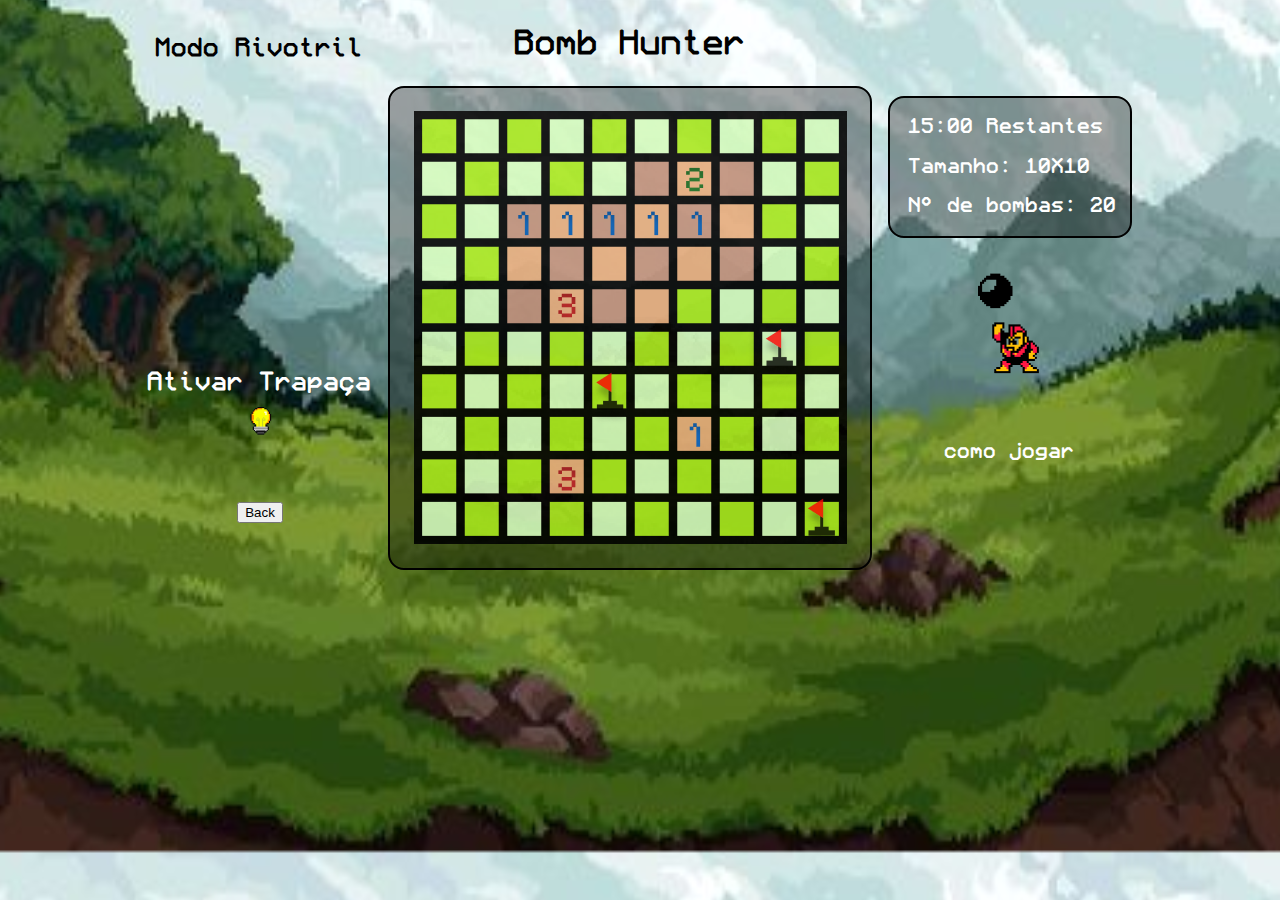
<file: index.html>
<!DOCTYPE html>
<html lang="en">
<head>
    <meta charset="UTF-8">
    <meta name="viewport" content="width=device-width, initial-scale=1.0">
    <title>Campo Minado</title>
</head>
<link rel="stylesheet" href="style.css">
<body id="body">
    <div id="sideBar">
        <h2 style="margin-top: 1.2em;">Modo Rivotril</h2>
        <h2 id="trapaça">Ativar Trapaça <br>
        <img src="imgs/lampada.png" style="align-self: center;"></h2>
        <button id="returnButton" style="margin-top: 3em;">Back</button>
    </div>
    <div id = "middleBar">
        <h1>Bomb Hunter</h1>
        <div id ="sketch">
            <img src="./imgs/campo.png">
        </div>
    </div>
    <div id="rightBar">
        <div id="infoPanel">
            <h3>15:00 Restantes</h2>
            <h3>Tamanho: 10X10</h2>
            <h3>N° de bombas: 20</h2>
        </div>
        <img src="imgs/BombMan.png">
        <h3 id="comoJogar" style="color: white">como jogar</h2>
    </div>
</body>
</html>
</file>
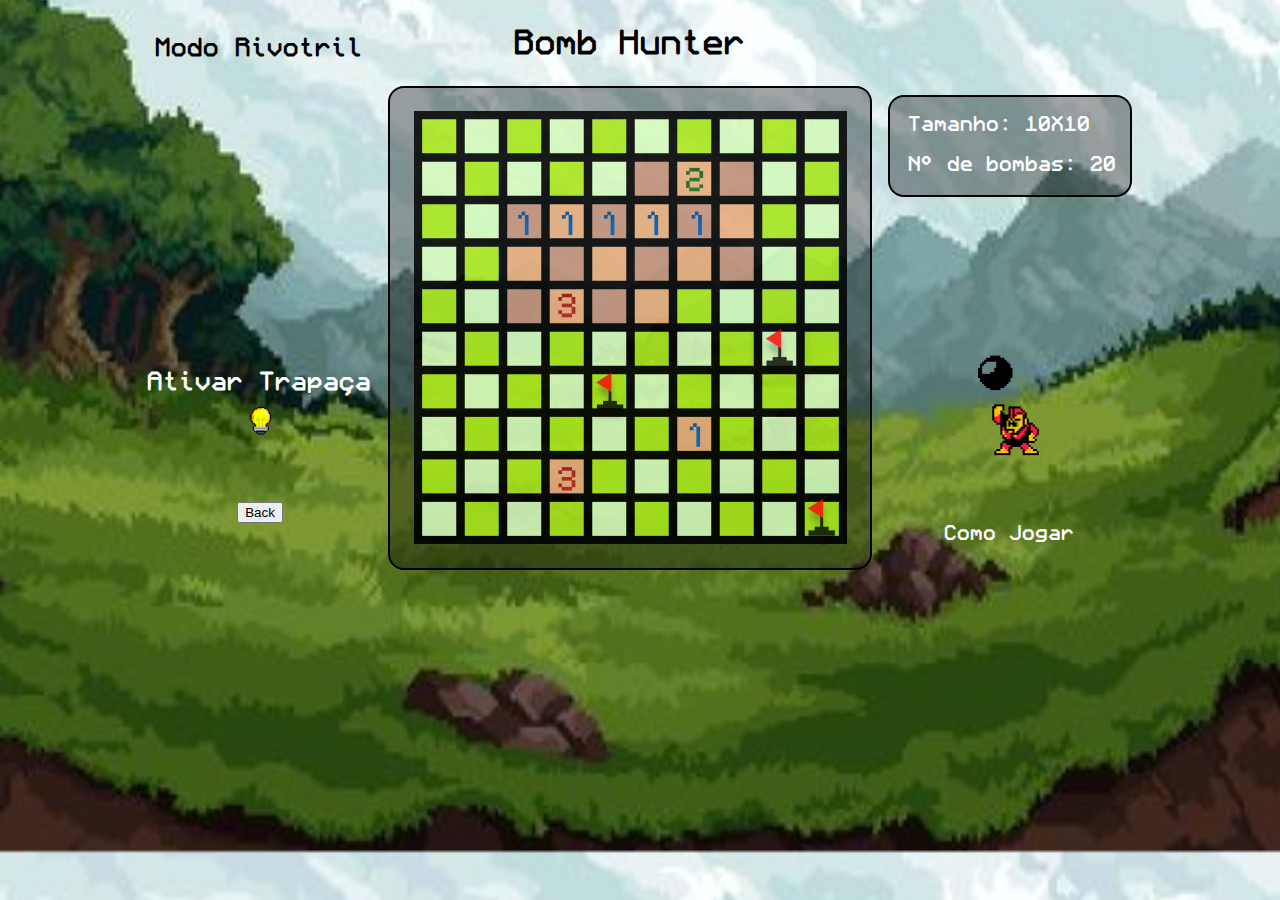
<file: modoNormal.html>
<!DOCTYPE html>
<html lang="en">
<head>
    <meta charset="UTF-8">
    <meta name="viewport" content="width=device-width, initial-scale=1.0">
    <title>Campo Minado</title>
</head>
<link rel="stylesheet" href="style.css">
<body id="body">
    <div id="sideBar">
        <h2 style="margin-top: 1.2em;">Modo Rivotril</h2>
        <h2 id="trapaça">Ativar Trapaça <br>
        <img src="imgs/lampada.png" style="align-self: center;"></h2>
        <button id="returnButton" style="margin-top: 3em;">Back</button>
    </div>
    <div id = "middleBar">
        <h1>Bomb Hunter</h1>
        <div id ="sketch">
            <img src="./imgs/campo.png">
        </div>
    </div>
    <div id="rightBar">
        <div id="infoPanel" style="margin-top: 5em;">
            <h3>Tamanho: 10X10</h2>
            <h3>N° de bombas: 20</h2>
        </div>
        <img src="imgs/BombMan.png" style="margin-top: 7.7em;">
        <h3 id="comoJogar" style="color: white;margin-top: 1em;">Como Jogar</h2>
    </div>
</body>
</html>
</file>
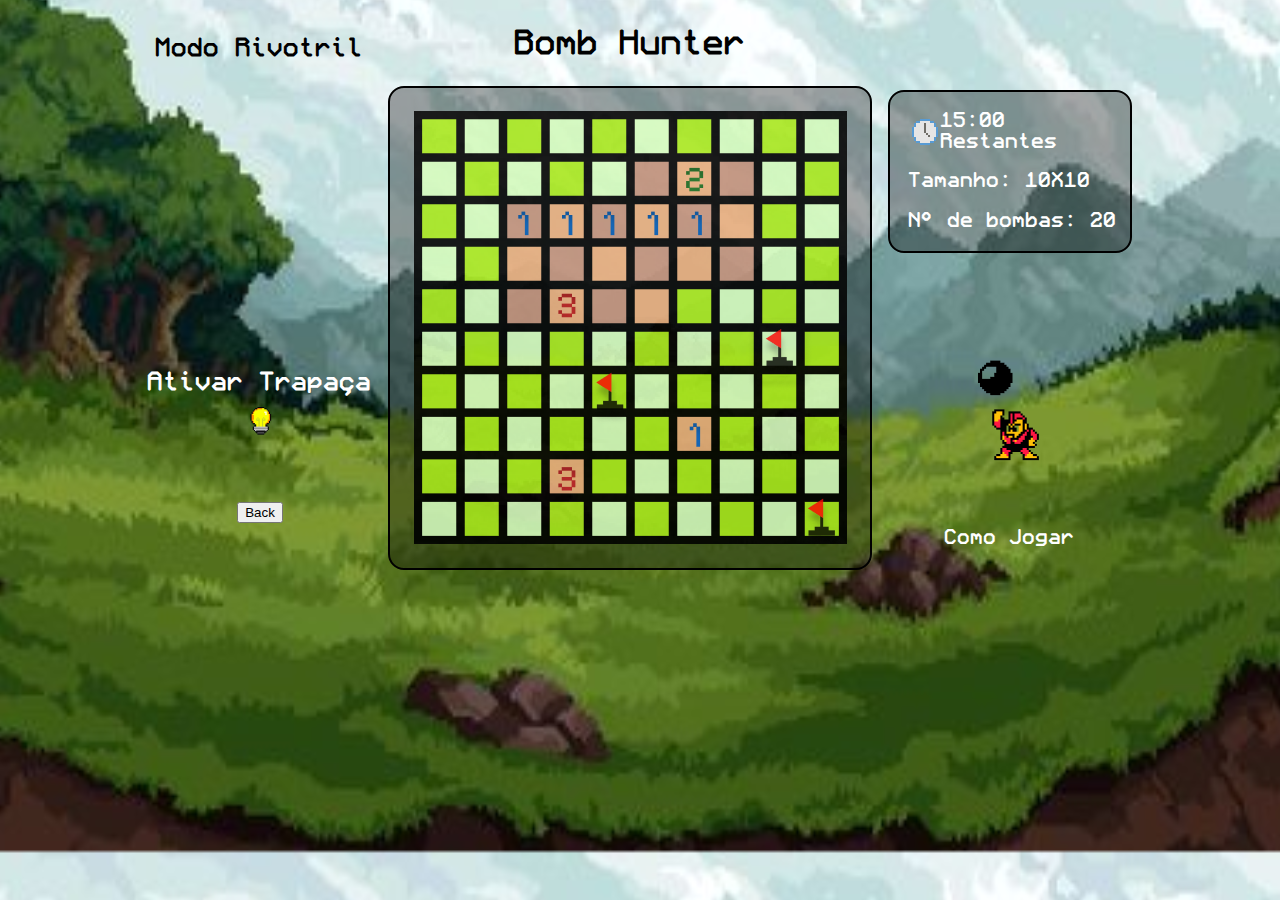
<file: modoRivotril.html>
<!DOCTYPE html>
<html lang="en">
<head>
    <meta charset="UTF-8">
    <meta name="viewport" content="width=device-width, initial-scale=1.0">
    <title>Campo Minado</title>
</head>
<link rel="stylesheet" href="style.css">
<body id="body">
    <div id="sideBar">
        <h2 style="margin-top: 1.2em;">Modo Rivotril</h2>
        <h2 id="trapaça">Ativar Trapaça <br>
        <img src="imgs/lampada.png" style="align-self: center;"></h2>
        <button id="returnButton" style="margin-top: 3em;">Back</button>
    </div>
    <div id = "middleBar">
        <h1>Bomb Hunter</h1>
        <div id ="sketch">
            <img src="./imgs/campo.png">
        </div>
    </div>
    <div id="rightBar">
        <div id="infoPanel" style="margin-top: 5em;">
            <h3 style="display: flex; align-items: center;"><img src="imgs/relogio.png">15:00 Restantes</h3>
            <h3>Tamanho: 10X10</h2>
            <h3>N° de bombas: 20</h2>
        </div>
        <img src="imgs/BombMan.png" style="margin-top: 4.5em;">
        <h3 id="comoJogar" style="color: white;margin-top: 1em;">Como Jogar</h2>
    </div>
</body>
</html>
</file>
<file: style.css>
@font-face {
    font-family: pixelFont;
    src: url(./fonts/Miracode.ttf);
}
#body{
    display: flex;
    background-color: gainsboro;
    justify-content: center;
    background-image: url("./imgs/background.png");
    background-position: center;
    background-size: 125vw 125vh;
    gap: 1em
}
h1, h2, h3{
    font-family: pixelFont;
}
#sketch{
    text-align: center;
    align-self: center;
    align-items: center;
    justify-content: center;
    display: flex;
    background-color: rgba(0, 0, 0, 0.35);
    height: 30em;
    width: 30em;
    border: 0.15em solid;
    border-radius: 1em;
}
#sideBar{
    display: flex;
    flex-direction: column;
    align-content: center;
    align-items: center;
}
#trapaça{
    margin-top: 12em;
    display: flex;
    flex-direction: column;
    color: white;
}
#middleBar{
    display:flex;
    flex-direction: column;
    align-content: center;
    align-items: center;
    justify-content: center;
}
#rightBar{
    display:flex;
    flex-direction: column;
    align-content: center;
    align-items: center;
    justify-content: center;
}
#infoPanel{
    background-color: rgba(0, 0, 0, 0.35);
    border: 0.15em solid black;
    border-radius: 1em;
    color: white;
    justify-content: left;
    width: 15em
}
#infoPanel h3{
    margin-left: 1em;
}
#deletebtn{
    background: mediumblue;
    padding: 10px;
    border-radius: 15px;
    border-color: mediumblue;
    color: white;
    margin: 20px;
}
#topbtn{
    background: mediumblue;
    padding: 10px;
    border-radius: 15px;
    border-color: mediumblue;
    color: white;
    margin: 20px;
}
#difficulty{
    background: mediumblue;
    padding: 10px;
    border-radius: 15px;
    border-color: mediumblue;
    color: white;
    margin: 20px;
}
#pixel{
    display: flex;
    justify-content: center;
    align-items: center;
}
#subcanvas{
    display: grid;
}
</file>
